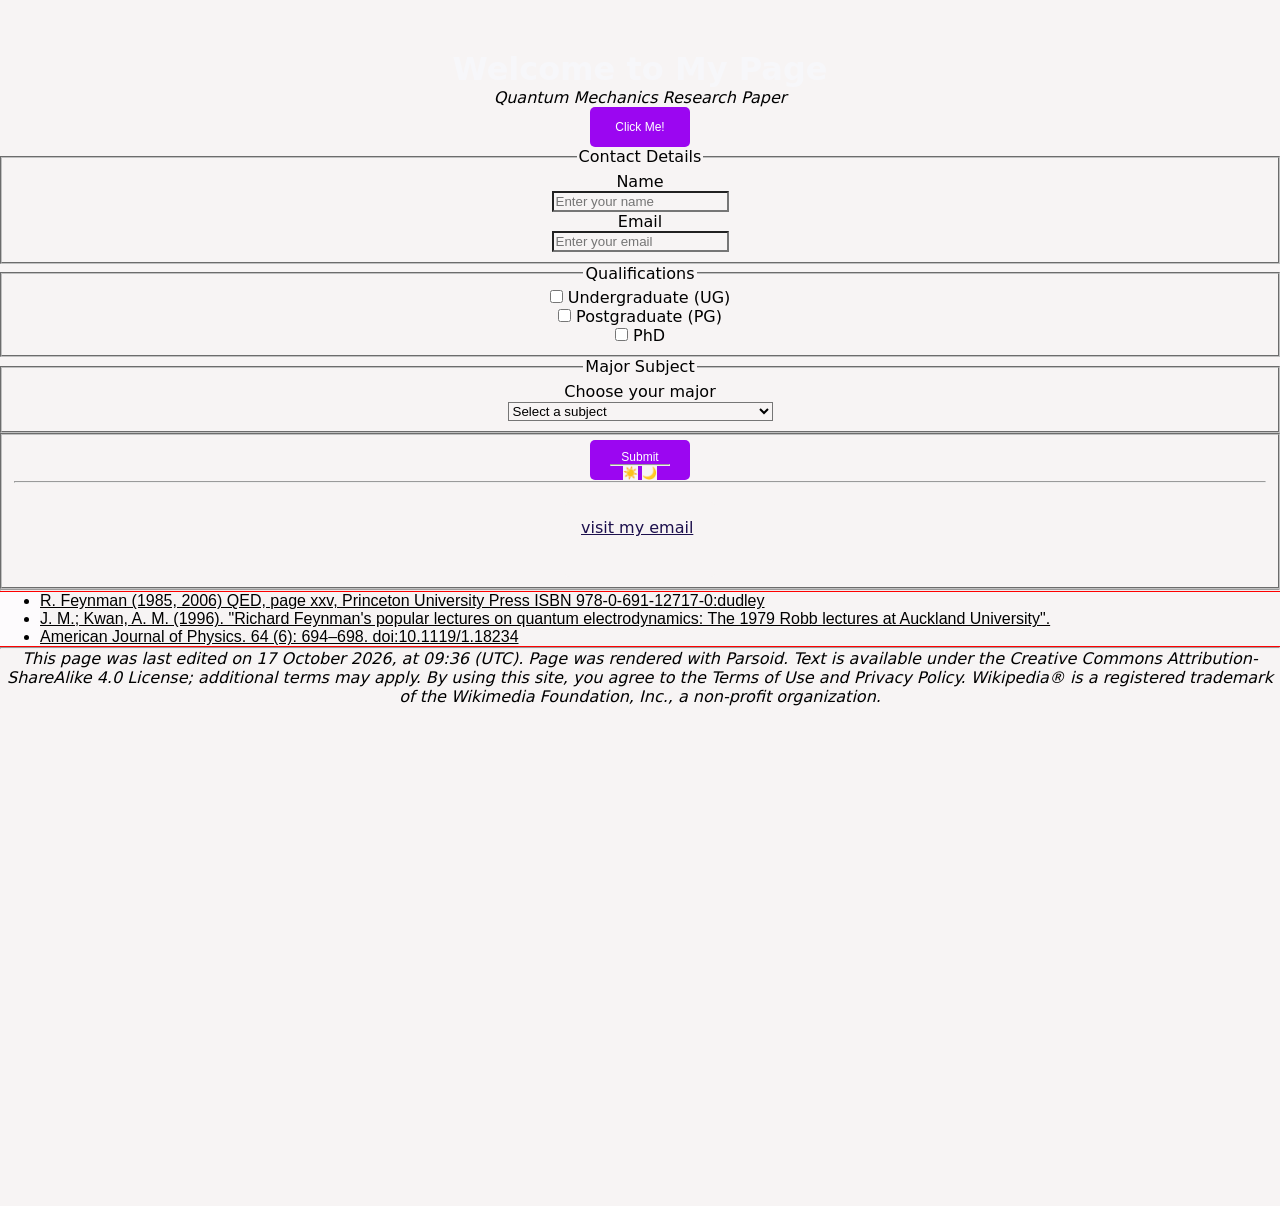
<file: index.html>
<!DOCTYPE html>
<html lang="en">
  <head>
    <meta charset="UTF-8" />
    <meta name="viewport" content="width=device-width, initial-scale=1.0" />
    <title>Quantum Mechanics Research</title>
    <link rel="stylesheet" href="style.css" />
  </head>
  <body>
    <header>
      <h1>Welcome to My Page</h1>
      <p class="p1"><em>Quantum Mechanics Research Paper</em></p>
      <button type="button" id="alertButton">Click Me!</button>
    </header>

    <main>
      <form action="/action.php" method="post">
        <fieldset>
          <legend>Contact Details</legend>

          <p>
            <label for="name">Name</label><br />
            <input
              type="text"
              id="name"
              name="name"
              placeholder="Enter your name"
              required
            />
          </p>

          <p>
            <label for="email">Email</label><br />
            <input
              type="email"
              id="email"
              name="email"
              placeholder="Enter your email"
              required
            />
          </p>
        </fieldset>

        <fieldset>
          <legend>Qualifications</legend>

          <p>
            <label for="ug">
              <input
                type="checkbox"
                id="ug"
                name="qualifications[]"
                value="UG"
              />
              Undergraduate (UG)
            </label>
          </p>

          <p>
            <label for="pg">
              <input
                type="checkbox"
                id="pg"
                name="qualifications[]"
                value="PG"
              />
              Postgraduate (PG)
            </label>
          </p>

          <p>
            <label for="phd">
              <input
                type="checkbox"
                id="phd"
                name="qualifications[]"
                value="PhD"
              />
              PhD
            </label>
          </p>
        </fieldset>

        <fieldset>
          <legend>Major Subject</legend>

          <p>
            <label for="major">Choose your major</label><br />
            <select id="major" name="major" required>
              <option value="" disabled selected>Select a subject</option>
              <option value="cs">Computer Science (BCA / MCA / B.Tech)</option>
              <option value="physics">Quantum Mechanics</option>
              <option value="mathematics">Mathematics</option>
              <option value="chemistry">Chemistry</option>
            </select>
          </p>
        </fieldset>
          <fieldset>
        <p><button type="submit" id="theme-toggle" class="theme-toggle"
           aria-label="Toggle dark/light mode">Submit <hr>
        <span class="icon sun">☀️</span>
         <span class="icon moon">🌙</span>
        </button>

        </p>
        <hr><br>
        <span>
        <a href="mailto:kkhan553777@gmial.com" id="ns-link">visit my email</a>
        </span>
         </form>
        </main><hr>
        <ul class="mylist"><li>R. Feynman (1985, 2006) QED, page xxv, Princeton University Press ISBN 978-0-691-12717-0:dudley</li>   
        <li>J. M.; Kwan, A. M. (1996). "Richard Feynman's popular lectures on quantum electrodynamics: The 1979 Robb lectures at Auckland University".</li>
       <li>American Journal of Physics. 64 (6): 694–698. doi:10.1119/1.18234</li></ul>

        <hr><footer>
        <p id="footer"><em> This page was last edited on 17 October 2026, at 09:36 (UTC). Page was rendered with Parsoid.
        Text is available under the Creative Commons Attribution-ShareAlike 4.0 License; additional terms may apply.
        By using this site, you agree to the Terms of Use and Privacy Policy. Wikipedia® is a registered trademark of the Wikimedia Foundation, 
        Inc., a non-profit organization.</em></P></footer>
        </fieldset>

    <script src="script.js"></script>
  </body>
</html>
</file>
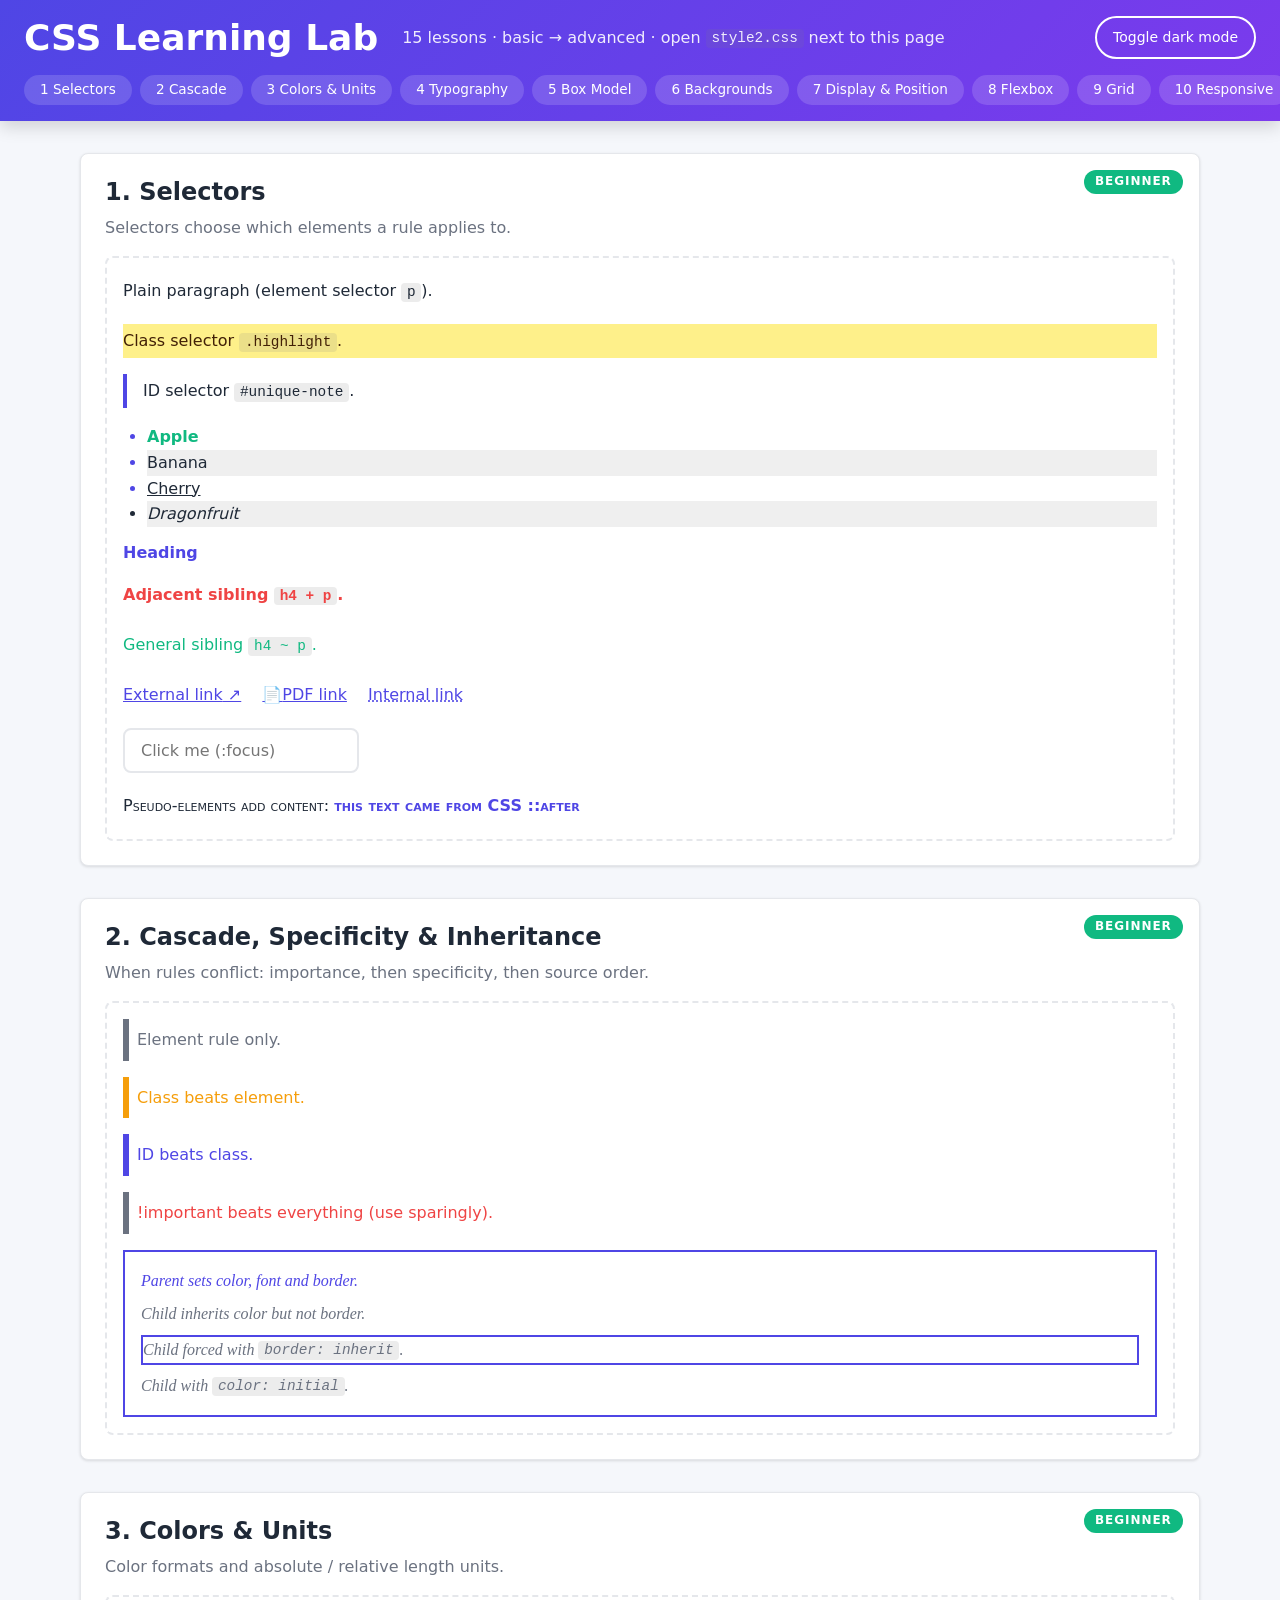
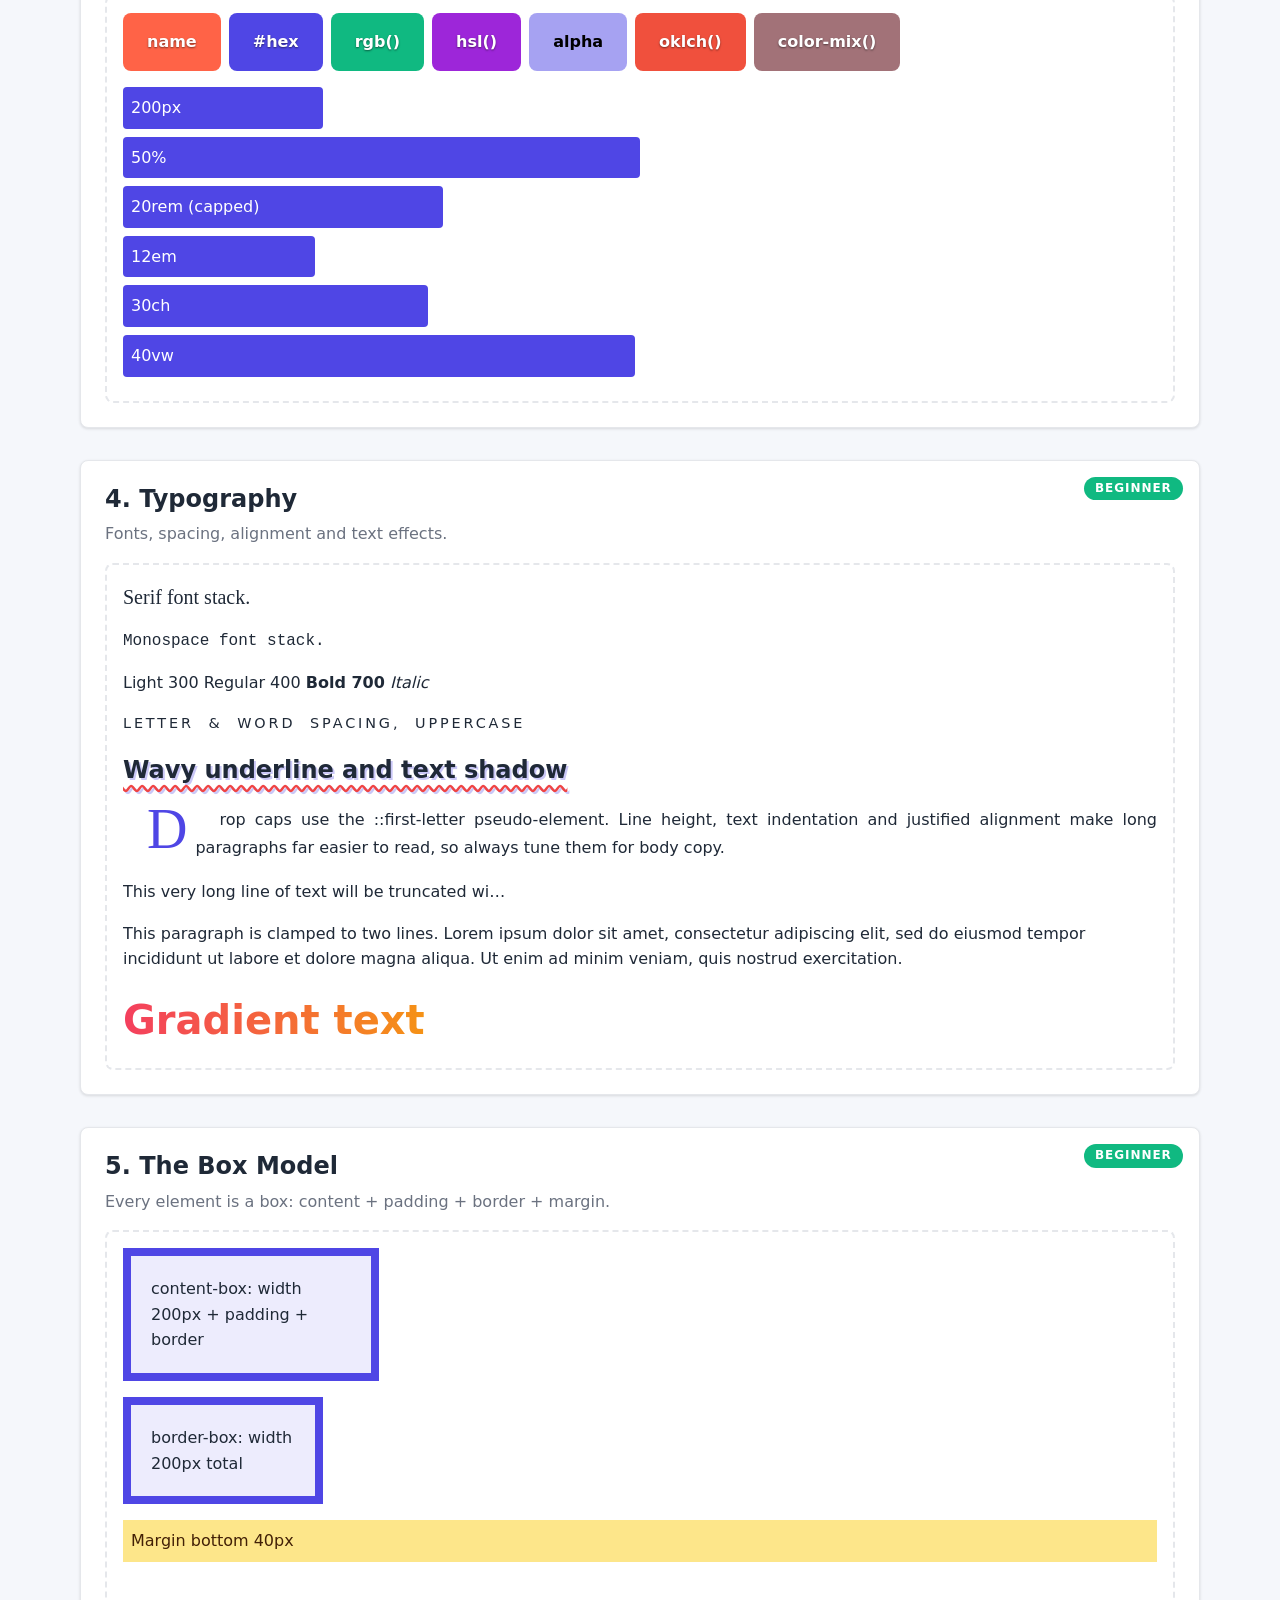
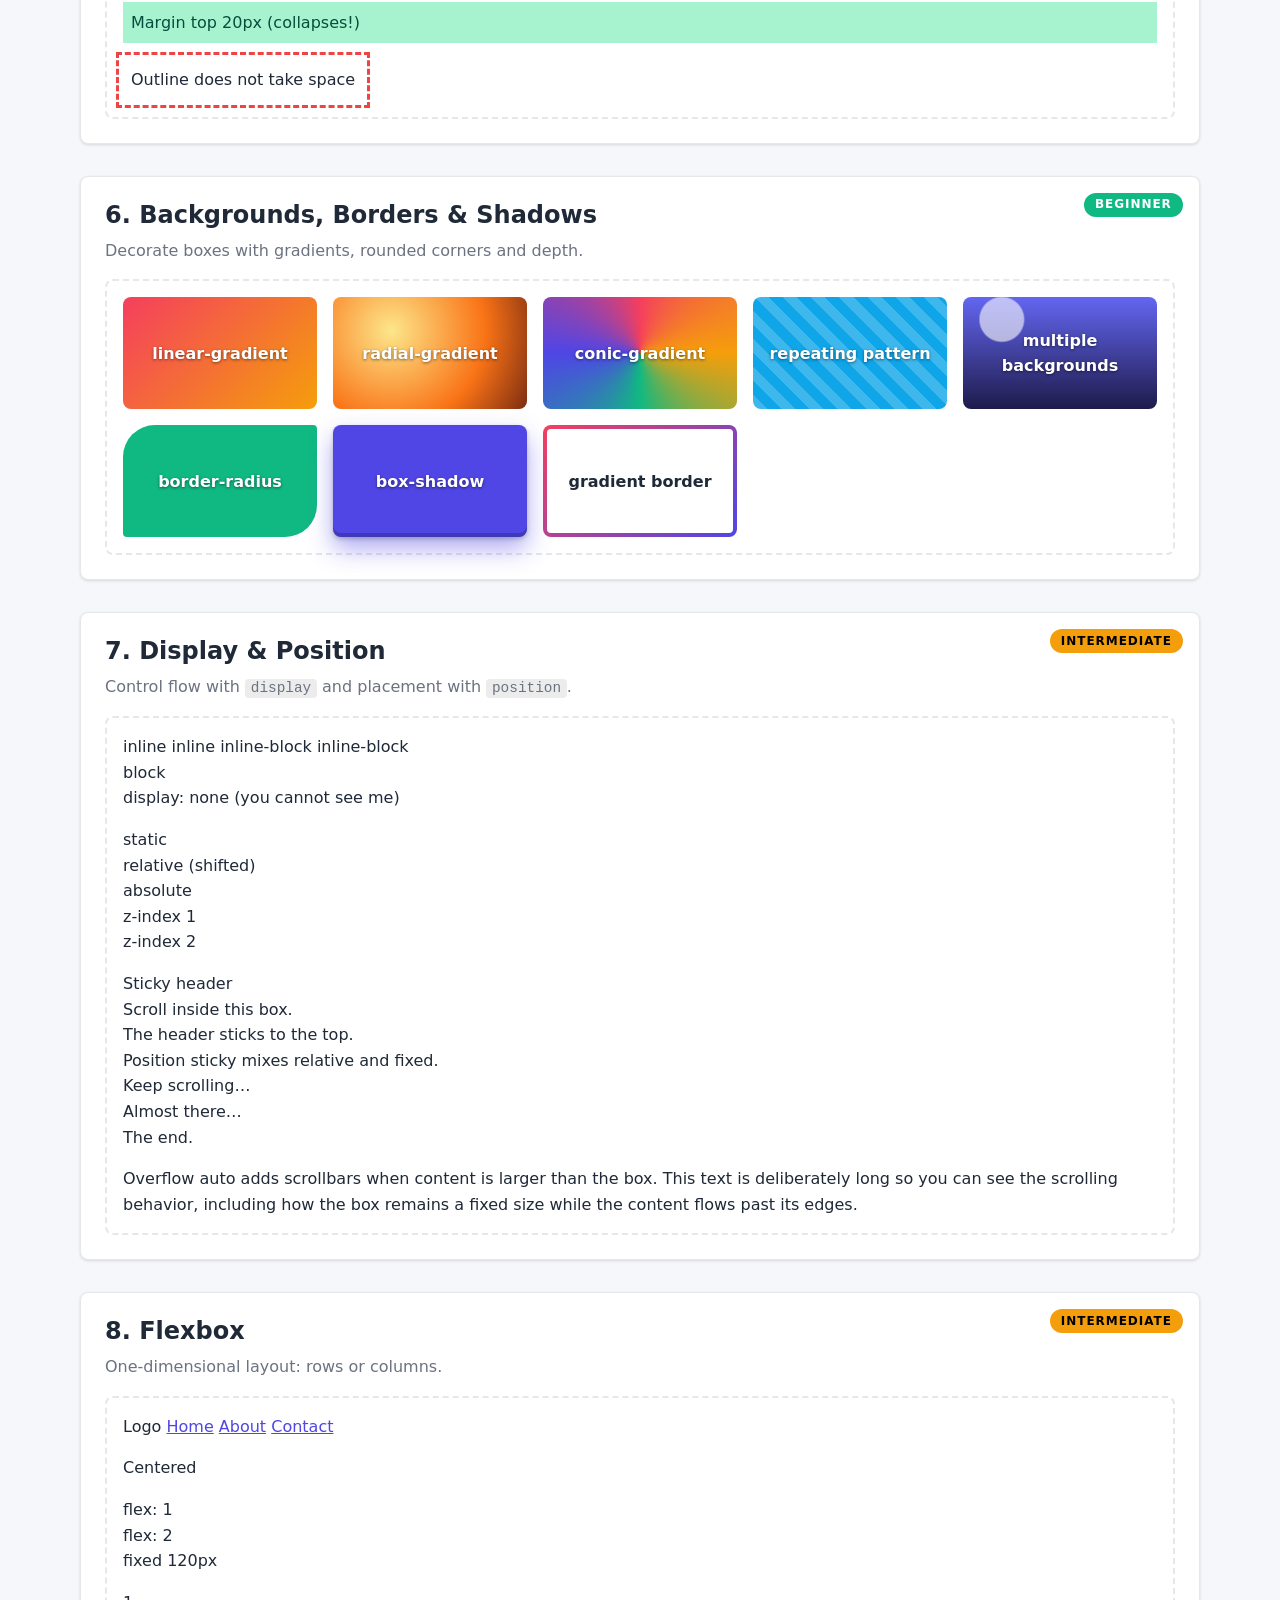
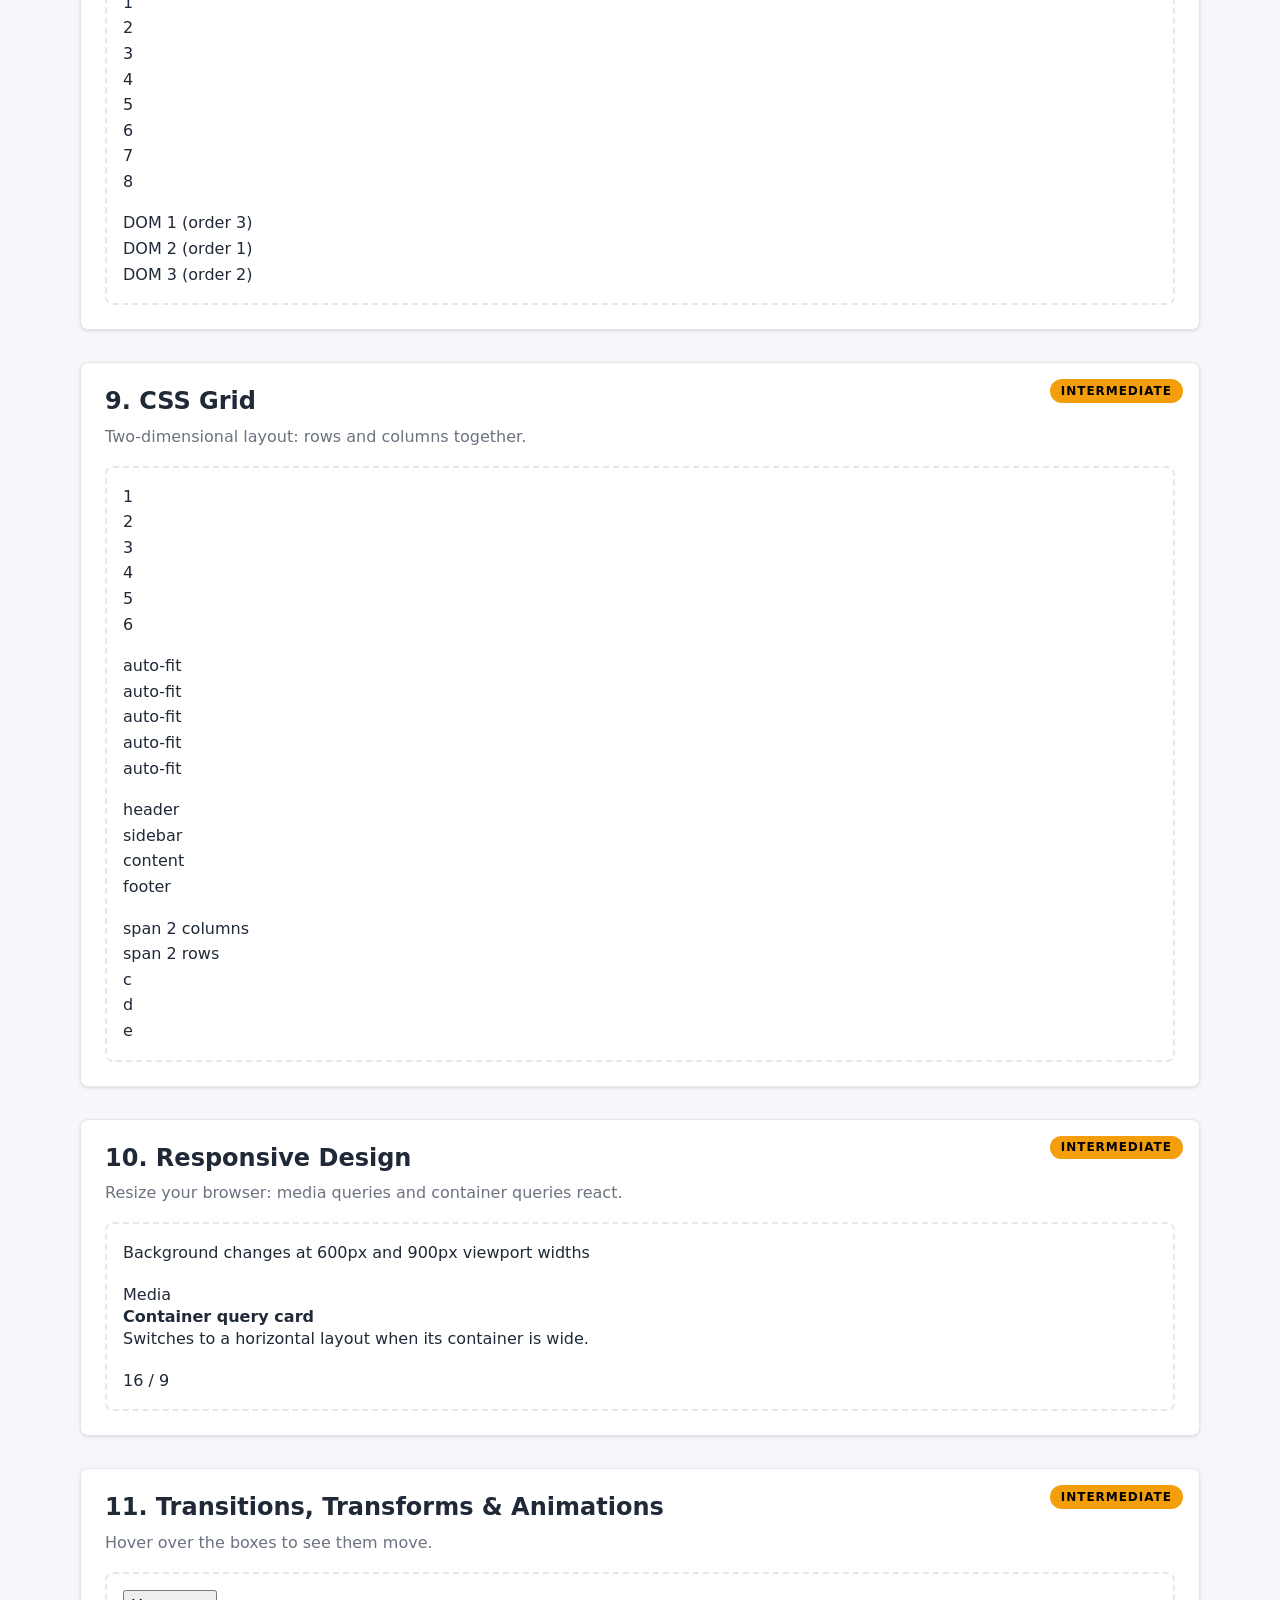
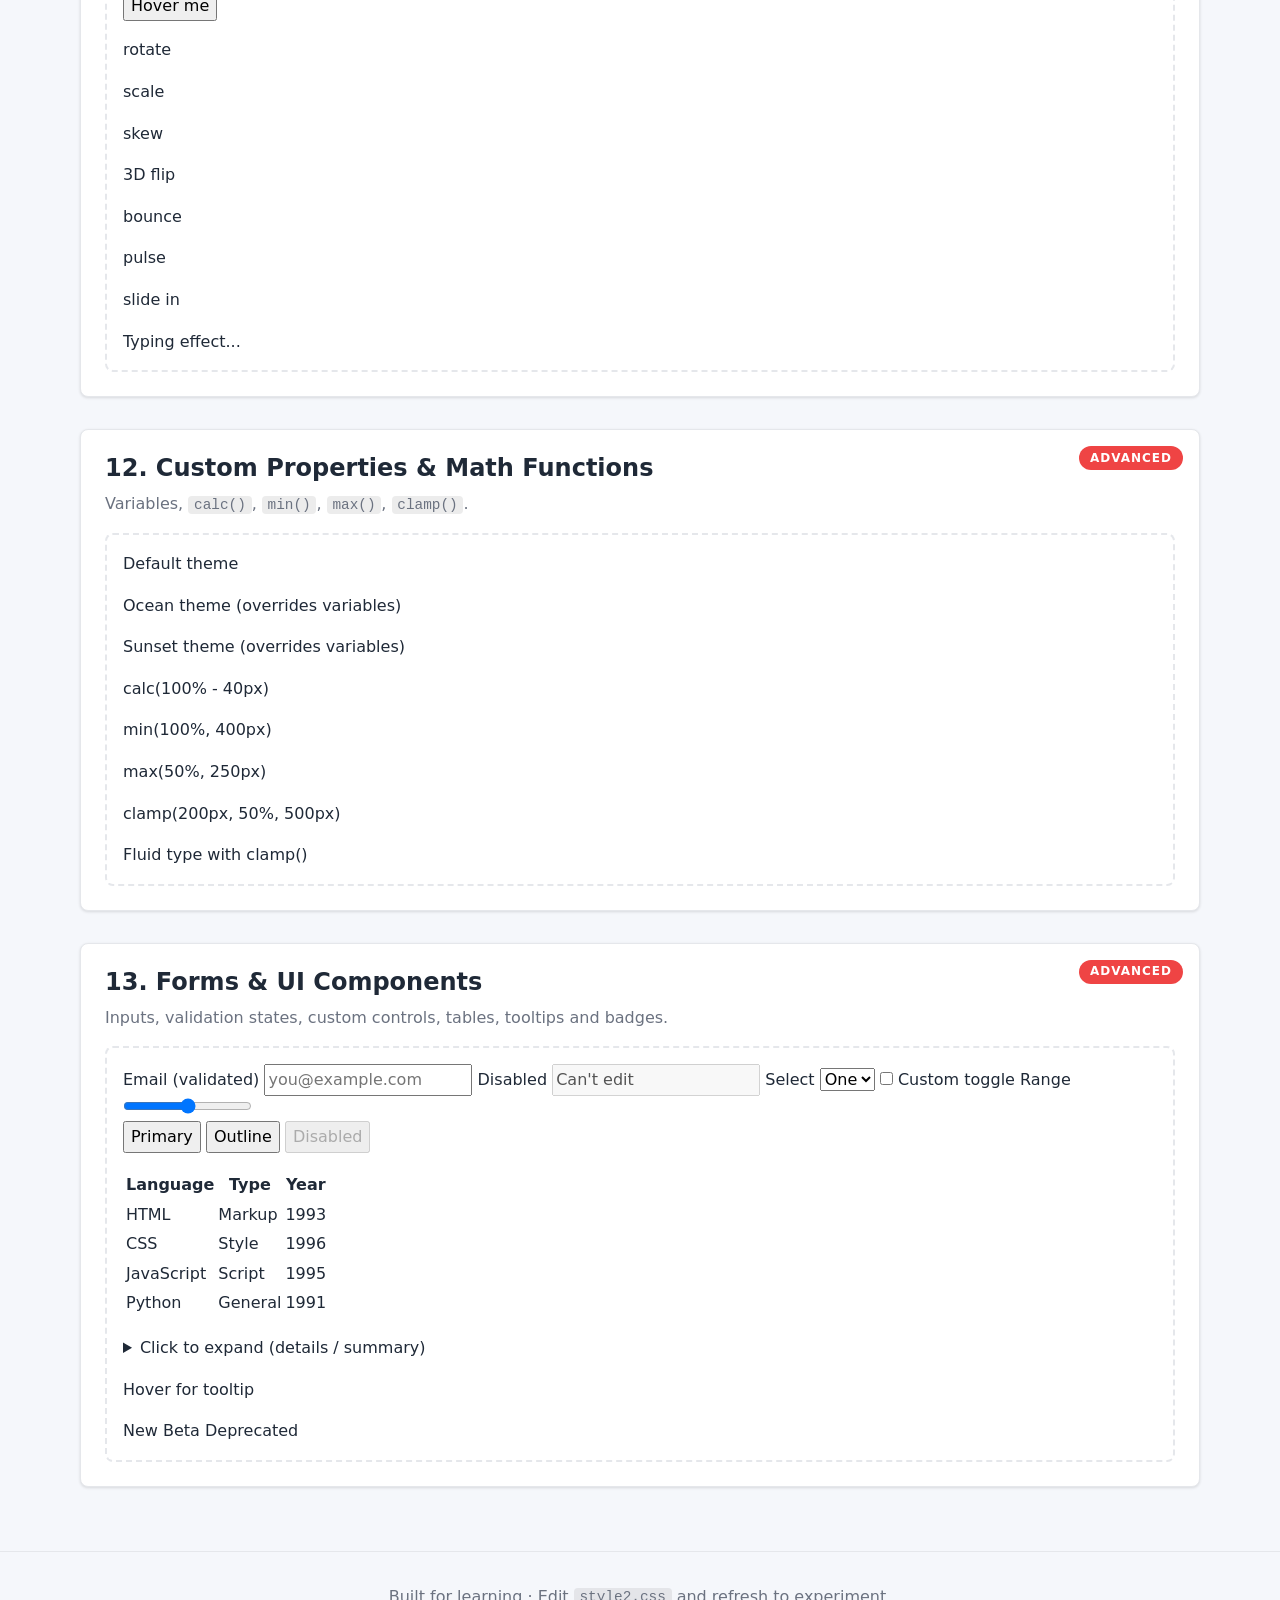
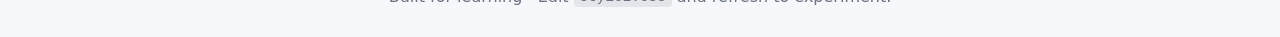
<file: index2.html>
<!DOCTYPE html>
<html lang="en">
  <head>
    <meta charset="UTF-8" />
    <meta name="viewport" content="width=device-width, initial-scale=1.0" />
    <title>CSS Learning Lab - From Basic to Advanced</title>
    <!-- Only style2.css is connected to this page -->
    <link rel="stylesheet" href="style2.css" />
  </head>
  <body>
    <!-- CSS-only dark mode switch (Lesson 14 explains :has()) -->
    <input type="checkbox" id="theme-switch" class="visually-hidden" />

    <a class="skip-link" href="#main">Skip to content</a>

    <header class="site-header">
      <div class="site-header__inner">
        <h1>CSS Learning Lab</h1>
        <p class="tagline">15 lessons &middot; basic &rarr; advanced &middot; open <code>style2.css</code> next to this page</p>
        <label for="theme-switch" class="theme-label">Toggle dark mode</label>
      </div>
      <nav class="toc" aria-label="Lessons">
        <ul>
          <li><a href="#l1">1 Selectors</a></li>
          <li><a href="#l2">2 Cascade</a></li>
          <li><a href="#l3">3 Colors &amp; Units</a></li>
          <li><a href="#l4">4 Typography</a></li>
          <li><a href="#l5">5 Box Model</a></li>
          <li><a href="#l6">6 Backgrounds</a></li>
          <li><a href="#l7">7 Display &amp; Position</a></li>
          <li><a href="#l8">8 Flexbox</a></li>
          <li><a href="#l9">9 Grid</a></li>
          <li><a href="#l10">10 Responsive</a></li>
          <li><a href="#l11">11 Animation</a></li>
          <li><a href="#l12">12 Variables</a></li>
          <li><a href="#l13">13 Forms &amp; UI</a></li>
          <li><a href="#l14">14 Modern CSS</a></li>
          <li><a href="#l15">15 Effects</a></li>
        </ul>
      </nav>
    </header>

    <main id="main">
      <!-- ============ LESSON 1 ============ -->
      <section class="lesson" id="l1" data-level="beginner">
        <h2>1. Selectors</h2>
        <p class="lead">Selectors choose which elements a rule applies to.</p>
        <div class="demo selectors-demo">
          <p>Plain paragraph (element selector <code>p</code>).</p>
          <p class="highlight">Class selector <code>.highlight</code>.</p>
          <p id="unique-note">ID selector <code>#unique-note</code>.</p>
          <ul class="fruit-list">
            <li>Apple</li>
            <li>Banana</li>
            <li>Cherry</li>
            <li>Dragonfruit</li>
          </ul>
          <h4>Heading</h4>
          <p class="after-heading">Adjacent sibling <code>h4 + p</code>.</p>
          <p class="later-sibling">General sibling <code>h4 ~ p</code>.</p>
          <p>
            <a href="https://example.com" target="_blank" rel="noopener">External link</a>
            <a href="guide.pdf">PDF link</a>
            <a href="#l1">Internal link</a>
          </p>
          <input type="text" class="focus-input" placeholder="Click me (:focus)" />
          <p class="has-pseudo">Pseudo-elements add content: </p>
        </div>
      </section>

      <!-- ============ LESSON 2 ============ -->
      <section class="lesson" id="l2" data-level="beginner">
        <h2>2. Cascade, Specificity &amp; Inheritance</h2>
        <p class="lead">When rules conflict: importance, then specificity, then source order.</p>
        <div class="demo cascade-demo">
          <p class="spec">Element rule only.</p>
          <p class="spec spec-class">Class beats element.</p>
          <p class="spec spec-class" id="spec-id">ID beats class.</p>
          <p class="spec spec-class" id="spec-important">!important beats everything (use sparingly).</p>
          <div class="inherit-parent">
            Parent sets color, font and border.
            <p class="inherit-child">Child inherits <em>color</em> but not <em>border</em>.</p>
            <p class="inherit-child inherit-forced">Child forced with <code>border: inherit</code>.</p>
            <p class="inherit-child inherit-reset">Child with <code>color: initial</code>.</p>
          </div>
        </div>
      </section>

      <!-- ============ LESSON 3 ============ -->
      <section class="lesson" id="l3" data-level="beginner">
        <h2>3. Colors &amp; Units</h2>
        <p class="lead">Color formats and absolute / relative length units.</p>
        <div class="demo">
          <div class="swatches">
            <span class="swatch swatch-name">name</span>
            <span class="swatch swatch-hex">#hex</span>
            <span class="swatch swatch-rgb">rgb()</span>
            <span class="swatch swatch-hsl">hsl()</span>
            <span class="swatch swatch-alpha">alpha</span>
            <span class="swatch swatch-oklch">oklch()</span>
            <span class="swatch swatch-mix">color-mix()</span>
          </div>
          <div class="units">
            <div class="unit unit-px">200px</div>
            <div class="unit unit-percent">50%</div>
            <div class="unit unit-rem">20rem (capped)</div>
            <div class="unit unit-em">12em</div>
            <div class="unit unit-ch">30ch</div>
            <div class="unit unit-vw">40vw</div>
          </div>
        </div>
      </section>

      <!-- ============ LESSON 4 ============ -->
      <section class="lesson" id="l4" data-level="beginner">
        <h2>4. Typography</h2>
        <p class="lead">Fonts, spacing, alignment and text effects.</p>
        <div class="demo typography-demo">
          <p class="font-serif">Serif font stack.</p>
          <p class="font-mono">Monospace font stack.</p>
          <p class="weights"><span>Light 300</span> <span>Regular 400</span> <span>Bold 700</span> <span>Italic</span></p>
          <p class="spaced">Letter &amp; word spacing, uppercase</p>
          <p class="decorated">Wavy underline and text shadow</p>
          <p class="drop-cap">Drop caps use the ::first-letter pseudo-element. Line height, text indentation and justified alignment make long paragraphs far easier to read, so always tune them for body copy.</p>
          <p class="ellipsis">This very long line of text will be truncated with an ellipsis because it does not fit inside its box.</p>
          <p class="clamp-lines">This paragraph is clamped to two lines. Lorem ipsum dolor sit amet, consectetur adipiscing elit, sed do eiusmod tempor incididunt ut labore et dolore magna aliqua. Ut enim ad minim veniam, quis nostrud exercitation.</p>
          <p class="gradient-text">Gradient text</p>
        </div>
      </section>

      <!-- ============ LESSON 5 ============ -->
      <section class="lesson" id="l5" data-level="beginner">
        <h2>5. The Box Model</h2>
        <p class="lead">Every element is a box: content + padding + border + margin.</p>
        <div class="demo box-demo">
          <div class="box content-box">content-box: width 200px + padding + border</div>
          <div class="box border-box">border-box: width 200px total</div>
          <div class="margin-row">
            <div class="margin-a">Margin bottom 40px</div>
            <div class="margin-b">Margin top 20px (collapses!)</div>
          </div>
          <div class="outline-box">Outline does not take space</div>
        </div>
      </section>

      <!-- ============ LESSON 6 ============ -->
      <section class="lesson" id="l6" data-level="beginner">
        <h2>6. Backgrounds, Borders &amp; Shadows</h2>
        <p class="lead">Decorate boxes with gradients, rounded corners and depth.</p>
        <div class="demo bg-demo">
          <div class="bg-card bg-linear">linear-gradient</div>
          <div class="bg-card bg-radial">radial-gradient</div>
          <div class="bg-card bg-conic">conic-gradient</div>
          <div class="bg-card bg-pattern">repeating pattern</div>
          <div class="bg-card bg-multi">multiple backgrounds</div>
          <div class="bg-card bg-radius">border-radius</div>
          <div class="bg-card bg-shadow">box-shadow</div>
          <div class="bg-card bg-border">gradient border</div>
        </div>
      </section>

      <!-- ============ LESSON 7 ============ -->
      <section class="lesson" id="l7" data-level="intermediate">
        <h2>7. Display &amp; Position</h2>
        <p class="lead">Control flow with <code>display</code> and placement with <code>position</code>.</p>
        <div class="demo display-demo">
          <div class="display-row">
            <span class="d-inline">inline</span>
            <span class="d-inline">inline</span>
            <span class="d-inline-block">inline-block</span>
            <span class="d-inline-block">inline-block</span>
            <div class="d-block">block</div>
            <div class="d-none">display: none (you cannot see me)</div>
          </div>
          <div class="position-stage">
            <div class="pos-static">static</div>
            <div class="pos-relative">relative (shifted)</div>
            <div class="pos-absolute">absolute</div>
            <div class="pos-z pos-z-1">z-index 1</div>
            <div class="pos-z pos-z-2">z-index 2</div>
          </div>
          <div class="sticky-scroller">
            <div class="sticky-header">Sticky header</div>
            <p>Scroll inside this box.</p>
            <p>The header sticks to the top.</p>
            <p>Position sticky mixes relative and fixed.</p>
            <p>Keep scrolling&hellip;</p>
            <p>Almost there&hellip;</p>
            <p>The end.</p>
          </div>
          <div class="overflow-demo">
            <p>Overflow auto adds scrollbars when content is larger than the box. This text is deliberately long so you can see the scrolling behavior, including how the box remains a fixed size while the content flows past its edges.</p>
          </div>
        </div>
      </section>

      <!-- ============ LESSON 8 ============ -->
      <section class="lesson" id="l8" data-level="intermediate">
        <h2>8. Flexbox</h2>
        <p class="lead">One-dimensional layout: rows or columns.</p>
        <div class="demo">
          <div class="flex-nav">
            <span class="flex-logo">Logo</span>
            <a href="#l8">Home</a>
            <a href="#l8">About</a>
            <a href="#l8" class="flex-push">Contact</a>
          </div>
          <div class="flex-center"><div>Centered</div></div>
          <div class="flex-grow-row">
            <div class="fg fg-1">flex: 1</div>
            <div class="fg fg-2">flex: 2</div>
            <div class="fg fg-fixed">fixed 120px</div>
          </div>
          <div class="flex-wrap-row">
            <div>1</div><div>2</div><div>3</div><div>4</div><div>5</div><div>6</div><div>7</div><div>8</div>
          </div>
          <div class="flex-order-row">
            <div class="o-3">DOM 1 (order 3)</div>
            <div class="o-1">DOM 2 (order 1)</div>
            <div class="o-2">DOM 3 (order 2)</div>
          </div>
        </div>
      </section>

      <!-- ============ LESSON 9 ============ -->
      <section class="lesson" id="l9" data-level="intermediate">
        <h2>9. CSS Grid</h2>
        <p class="lead">Two-dimensional layout: rows and columns together.</p>
        <div class="demo">
          <div class="grid-basic">
            <div>1</div><div>2</div><div>3</div><div>4</div><div>5</div><div>6</div>
          </div>
          <div class="grid-auto">
            <div>auto-fit</div><div>auto-fit</div><div>auto-fit</div><div>auto-fit</div><div>auto-fit</div>
          </div>
          <div class="grid-areas">
            <div class="ga-header">header</div>
            <div class="ga-sidebar">sidebar</div>
            <div class="ga-content">content</div>
            <div class="ga-footer">footer</div>
          </div>
          <div class="grid-span">
            <div class="gs-wide">span 2 columns</div>
            <div class="gs-tall">span 2 rows</div>
            <div>c</div><div>d</div><div>e</div>
          </div>
        </div>
      </section>

      <!-- ============ LESSON 10 ============ -->
      <section class="lesson" id="l10" data-level="intermediate">
        <h2>10. Responsive Design</h2>
        <p class="lead">Resize your browser: media queries and container queries react.</p>
        <div class="demo">
          <div class="responsive-banner">Background changes at 600px and 900px viewport widths</div>
          <div class="container-wrap">
            <article class="rcard">
              <div class="rcard__media">Media</div>
              <div class="rcard__body">
                <h4>Container query card</h4>
                <p>Switches to a horizontal layout when its container is wide.</p>
              </div>
            </article>
          </div>
          <div class="ratio-box">16 / 9</div>
        </div>
      </section>

      <!-- ============ LESSON 11 ============ -->
      <section class="lesson" id="l11" data-level="intermediate">
        <h2>11. Transitions, Transforms &amp; Animations</h2>
        <p class="lead">Hover over the boxes to see them move.</p>
        <div class="demo anim-demo">
          <button type="button" class="t-button">Hover me</button>
          <div class="t-box t-rotate">rotate</div>
          <div class="t-box t-scale">scale</div>
          <div class="t-box t-skew">skew</div>
          <div class="t-scene"><div class="t-box t-3d">3D flip</div></div>
          <div class="a-spinner" role="img" aria-label="Loading"></div>
          <div class="a-bounce">bounce</div>
          <div class="a-pulse">pulse</div>
          <div class="a-slide">slide in</div>
          <div class="a-typing">Typing effect...</div>
        </div>
      </section>

      <!-- ============ LESSON 12 ============ -->
      <section class="lesson" id="l12" data-level="advanced">
        <h2>12. Custom Properties &amp; Math Functions</h2>
        <p class="lead">Variables, <code>calc()</code>, <code>min()</code>, <code>max()</code>, <code>clamp()</code>.</p>
        <div class="demo">
          <div class="theme-chip chip-default">Default theme</div>
          <div class="theme-chip chip-ocean">Ocean theme (overrides variables)</div>
          <div class="theme-chip chip-sunset">Sunset theme (overrides variables)</div>
          <div class="math-box math-calc">calc(100% - 40px)</div>
          <div class="math-box math-min">min(100%, 400px)</div>
          <div class="math-box math-max">max(50%, 250px)</div>
          <div class="math-box math-clamp">clamp(200px, 50%, 500px)</div>
          <p class="fluid-text">Fluid type with clamp()</p>
        </div>
      </section>

      <!-- ============ LESSON 13 ============ -->
      <section class="lesson" id="l13" data-level="advanced">
        <h2>13. Forms &amp; UI Components</h2>
        <p class="lead">Inputs, validation states, custom controls, tables, tooltips and badges.</p>
        <div class="demo ui-demo">
          <form class="ui-form" onsubmit="return false">
            <label class="field">
              <span>Email (validated)</span>
              <input type="email" placeholder="you@example.com" required />
            </label>
            <label class="field">
              <span>Disabled</span>
              <input type="text" value="Can't edit" disabled />
            </label>
            <label class="field">
              <span>Select</span>
              <select><option>One</option><option>Two</option></select>
            </label>
            <label class="switch">
              <input type="checkbox" />
              <span class="switch__track"></span>
              Custom toggle
            </label>
            <label class="field">
              <span>Range</span>
              <input type="range" />
            </label>
            <div class="btn-row">
              <button type="button" class="btn btn-primary">Primary</button>
              <button type="button" class="btn btn-outline">Outline</button>
              <button type="button" class="btn btn-ghost" disabled>Disabled</button>
            </div>
          </form>
          <table class="ui-table">
            <thead><tr><th>Language</th><th>Type</th><th>Year</th></tr></thead>
            <tbody>
              <tr><td>HTML</td><td>Markup</td><td>1993</td></tr>
              <tr><td>CSS</td><td>Style</td><td>1996</td></tr>
              <tr><td>JavaScript</td><td>Script</td><td>1995</td></tr>
              <tr><td>Python</td><td>General</td><td>1991</td></tr>
            </tbody>
          </table>
          <details class="ui-details">
            <summary>Click to expand (details / summary)</summary>
            <p>Hidden content styled with CSS only.</p>
          </details>
          <p><span class="tooltip" tabindex="0" data-tip="I come from attr()!">Hover for tooltip</span></p>
          <p><span class="badge">New</span> <span class="badge badge-warn">Beta</span> <span class="badge badge-danger">Deprecated</span></p>
        </div>
      </section>

      <!--@@NEXT@@-->
    </main>

    <footer class="site-footer">
      <p>Built for learning &middot; Edit <code>style2.css</code> and refresh to experiment.</p>
    </footer>
  </body>
</html>
</file>
<file: style.css>
/* Basic styling for our page */
@layer reset, base;

/* @property registers a typed custom property so it can be ANIMATED. */

@property --angle{          /* missing space after @property */
  syntax:"<angle>"         /* value must be a quoted string */
  inherits false;        /* OK, but needs semicolon (has it) */
  initial: value 0odeg;  /* wrong property name + typo "0odeg" */
}

:root {
  --color-bg: #f5eded;   /* hex */
  --color-surface:rgb(5, 4, 4);
  --color-text:magenta;
  --color-primary:rgb(236, 224, 224);
  --color-primary-dark:magenta;

  --space-1:0.25rem;
  --space-2:0.5rem;
  --space-3:1rem;

  --radius:0.5rem;
  --shadow-sm:black;
}

:root:has(#theme-switch:checked){
   --color-bg: #070707;   /* hex */
  --color-surface:rgb(5, 4, 4);
  --color-text:magenta;
  --color-muted:var(--color-muted);
}

@layer reset{
  *,
  *::before,
  *::after{
  box-sizing : border-box;
}
}

*{
  
  background-color: #f7f4f4;
  margin:0;
}
html{
  scroll-behavior: smooth;
  overflow-y: auto;
  scroll-padding: 8rem;
  -webkit-text-size-adjust: 100%;
}

/* Style the body */
body {
  font-family: system-ui, -apple-system, BlinkMacSystemFont, 'Segoe UI', Roboto, Oxygen, Ubuntu, Cantarell, 'Open Sans', 'Helvetica Neue', sans-serif; /* Font used for text */
  text-align: center; /* Center everything horizontally */
  margin-top: 50px; /* Add space at the top */
  padding-bottom: 500px;
}

/* Style the heading */
h1 {
  color: #f7f7fa; 
}

/*SELECTING LIST THROUGH CLASS ATTRIBUTE*/
.mylist{
  font-family: 'Segoe UI', Tahoma, Geneva, Verdana, sans-serif;
  font-weight: lighter;
  text-align: left;
  text-decoration: underline;
}

/*STRUCTURAL PSUEDO-CLASSES*/

.mylist:nth-child(n) {  /*FORMULAE: an+b| n - selected all */
  background-color:  #fdfbfd;
  border-top: 1px solid red;
  border-bottom: 1px solid red;
 
}

/*SELECTING PARA THROUGH ID ATTRIBUTE*/
#footer{
  font-family: system-ui, -apple-system, BlinkMacSystemFont, 'Segoe UI', Roboto, Oxygen, Ubuntu, Cantarell, 'Open Sans', 'Helvetica Neue', sans-serif;
  color: #000000;
  font-weight: lighter;
}

/* Style the button */
button {
  padding: 10px 20px; /* Space inside the button */
  font-size: 16px; /* Text size */
  background-color: #9b06f1; 
  color: white; /* White text */
  width: 100px;
  height: 40px;
  font-size: 12px;
  border: none; /* No border */
  border-radius: 5px; /* Rounded corners */
  cursor: pointer; /* Pointer cursor on hover */
  #alertButton {
  display: inline-flex;
  align-items: center;
  justify-content: center;
  width: 220px;
  height: 32px;
  padding: 0;
}

}

/* Button hover effect */
button:hover {
  background-color: #03530e; 
}
button:link{
color: #1d05f5;
}

/*LINK PSUEDO CLASSES/ELEMENT EFFECT */

#ns-link{ 
   /*FIRST I HAVE TO LEARN BOX-MODEL */
border-radius: 4px;
  padding: 16px 16px;
  width:150px;
  height:75px;
  text-align: center;
  display: inline-flex;
  text-decoration: underline;
} 
/*INTERACTIVE PSUEDO CLASSES*/
#ns-link:hover{
  color: #070707;
}

#ns-link:link{
  color:#1d104d;
}

#ns-link:focus{
  background-color: rgb(42, 151, 115);
}

#ns-link:active{
  border: 2px solid green;
}
</file>
<file: style2.css>
/* ==========================================================================
   style2.css - CSS LEARNING LAB (standalone, used only by index2.html)
   --------------------------------------------------------------------------
   Table of contents
     00. Cascade layers & custom properties (design tokens)
     01. Reset / base & page chrome
     02. Selectors
     03. Cascade, specificity & inheritance
     04. Colors & units
     05. Typography
     06. Box model
     07. Backgrounds, borders & shadows
     08. Display & position
     09. Flexbox
     10. Grid
     11. Responsive design (media + container queries)
     12. Transitions, transforms & animations
     13. Custom properties & math functions
     14. Forms & UI components
     15. Modern CSS (:is, :where, :has, nesting, @layer, @supports, @property)
     16. Advanced effects (filters, clip-path, blend, snap, counters, mask)
     17. Accessibility & user preferences
   ========================================================================== */

/* ==========================================================================
   00. CASCADE LAYERS & CUSTOM PROPERTIES
   @layer lets you control the cascade order explicitly. Layers listed later
   win over earlier ones, regardless of specificity. Un-layered styles
   (everything below the reset/base layers) beat ALL layers.
   ========================================================================== */
@layer reset, base;

/* @property registers a typed custom property so it can be ANIMATED. */
@property --angle {
  syntax: "<angle>";
  inherits: false;
  initial-value: 0deg;
}

:root {
  /* Design tokens (custom properties) */
  --color-bg: #f5f7fb;
  --color-surface: #ffffff;
  --color-text: #1f2937;
  --color-muted: #6b7280;
  --color-primary: #4f46e5;
  --color-primary-dark: #3730a3;
  --color-accent: #f59e0b;
  --color-success: #10b981;
  --color-danger: #ef4444;
  --color-border: #e5e7eb;

  --space-1: 0.25rem;
  --space-2: 0.5rem;
  --space-3: 1rem;
  --space-4: 1.5rem;
  --space-5: 2rem;

  --radius: 0.5rem;
  --shadow-sm: 0 1px 3px rgb(0 0 0 / 0.12);
  --shadow-md: 0 6px 16px rgb(0 0 0 / 0.15);

  --font-body: system-ui, -apple-system, "Segoe UI", Roboto, sans-serif;
  --font-serif: Georgia, "Times New Roman", serif;
  --font-mono: ui-monospace, "Cascadia Code", Consolas, monospace;
}

/* Dark mode: toggled by the checkbox through :has() - no JavaScript needed */
:root:has(#theme-switch:checked) {
  --color-bg: #0f172a;
  --color-surface: #1e293b;
  --color-text: #e2e8f0;
  --color-muted: #94a3b8;
  --color-border: #334155;
}

/* ==========================================================================
   01. RESET / BASE
   ========================================================================== */
@layer reset {
  *,
  *::before,
  *::after {
    box-sizing: border-box; /* padding & border included in width */
  }

  * {
    margin: 0;
  }

  html {
    scroll-behavior: smooth;
    scroll-padding-top: 8rem;
    -webkit-text-size-adjust: 100%;
  }

  img,
  svg,
  video {
    display: block;
    max-width: 100%;
  }

  input,
  button,
  select,
  textarea {
    font: inherit; /* form controls inherit page typography */
  }
}

@layer base {
  body {
    font-family: var(--font-body);
    font-size: 1rem;
    line-height: 1.6;
    color: var(--color-text);
    background: var(--color-bg);
    transition: background-color 0.3s, color 0.3s;
  }

  h1,
  h2,
  h3,
  h4,
  h5 {
    line-height: 1.2;
    text-wrap: balance;
  }

  a {
    color: var(--color-primary);
  }

  code {
    font-family: var(--font-mono);
    font-size: 0.9em;
    padding: 0.1em 0.4em;
    background: rgb(127 127 127 / 0.15);
    border-radius: 0.25rem;
  }

  ::selection {
    background: var(--color-accent);
    color: #000;
  }
}

/* Utility used by the hidden theme checkbox */
.visually-hidden {
  position: absolute;
  width: 1px;
  height: 1px;
  overflow: hidden;
  clip-path: inset(50%);
  white-space: nowrap;
}

/* Page chrome ------------------------------------------------------------- */
.skip-link {
  position: absolute;
  top: -4rem;
  left: 1rem;
  padding: var(--space-2) var(--space-3);
  background: var(--color-primary);
  color: #fff;
  border-radius: var(--radius);
  z-index: 100;
}

.skip-link:focus {
  top: 1rem;
}

.site-header {
  background: linear-gradient(135deg, var(--color-primary), #7c3aed);
  color: #fff;
  position: sticky;
  top: 0;
  z-index: 50;
  box-shadow: var(--shadow-md);
}

.site-header__inner {
  display: flex;
  flex-wrap: wrap;
  align-items: center;
  gap: var(--space-2) var(--space-4);
  padding: var(--space-3) var(--space-4);
}

.site-header h1 {
  font-size: clamp(1.5rem, 4vw, 2.25rem);
}

.tagline {
  flex: 1 1 18rem;
  opacity: 0.9;
}

.theme-label {
  cursor: pointer;
  padding: var(--space-2) var(--space-3);
  border: 2px solid currentColor;
  border-radius: 999px;
  font-size: 0.875rem;
  user-select: none;
  transition: background-color 0.2s, color 0.2s;
}

.theme-label:hover {
  background: #fff;
  color: var(--color-primary);
}

/* Keyboard focus ring when the hidden checkbox is focused (general sibling ~) */
#theme-switch:focus-visible ~ .site-header .theme-label {
  outline: 3px solid var(--color-accent);
  outline-offset: 2px;
}

.toc ul {
  display: flex;
  gap: var(--space-2);
  padding: 0 var(--space-4) var(--space-3);
  list-style: none;
  overflow-x: auto;
  scrollbar-width: thin;
}

.toc a {
  display: block;
  white-space: nowrap;
  padding: var(--space-1) var(--space-3);
  background: rgb(255 255 255 / 0.15);
  color: #fff;
  text-decoration: none;
  border-radius: 999px;
  font-size: 0.85rem;
  transition: background-color 0.2s;
}

.toc a:hover,
.toc a:focus-visible {
  background: rgb(255 255 255 / 0.35);
}

main {
  width: min(100% - 2rem, 70rem); /* centered container using min() */
  margin-inline: auto;
  padding-block: var(--space-5);
}

.site-footer {
  text-align: center;
  padding: var(--space-5) var(--space-3);
  color: var(--color-muted);
  border-top: 1px solid var(--color-border);
}

/* Lesson wrapper ---------------------------------------------------------- */
.lesson {
  background: var(--color-surface);
  border: 1px solid var(--color-border);
  border-radius: var(--radius);
  box-shadow: var(--shadow-sm);
  padding: var(--space-4);
  margin-bottom: var(--space-5);
  position: relative;
  transition: background-color 0.3s, border-color 0.3s;
}

/* attr() + generated content: level badges */
.lesson::before {
  content: attr(data-level);
  position: absolute;
  top: var(--space-3);
  right: var(--space-3);
  padding: 0.15rem 0.7rem;
  font-size: 0.75rem;
  font-weight: 700;
  text-transform: uppercase;
  letter-spacing: 0.08em;
  border-radius: 999px;
  color: #fff;
}

.lesson[data-level="beginner"]::before {
  background: var(--color-success);
}

.lesson[data-level="intermediate"]::before {
  background: var(--color-accent);
  color: #000;
}

.lesson[data-level="advanced"]::before {
  background: var(--color-danger);
}

.lesson h2 {
  font-size: 1.5rem;
  padding-right: 8rem; /* keep clear of the level badge */
  margin-bottom: var(--space-2);
}

.lead {
  color: var(--color-muted);
  margin-bottom: var(--space-3);
}

.demo {
  padding: var(--space-3);
  border: 2px dashed var(--color-border);
  border-radius: var(--radius);
}

.demo > * + * {
  margin-top: var(--space-3); /* "lobotomized owl" spacing */
}

/* ==========================================================================
   02. SELECTORS
   ========================================================================== */
/* Element selector */
.selectors-demo p {
  padding: var(--space-1) 0;
}

/* Class selector */
.highlight {
  background: #fef08a;
  color: #422006;
  padding-inline: var(--space-2);
}

/* ID selector */
#unique-note {
  border-left: 4px solid var(--color-primary);
  padding-left: var(--space-3);
}

/* Structural pseudo-classes */
.fruit-list {
  padding-left: var(--space-4);
}

.fruit-list li:first-child {
  font-weight: 700;
  color: var(--color-success);
}

.fruit-list li:last-child {
  font-style: italic;
}

.fruit-list li:nth-child(even) {
  background: rgb(127 127 127 / 0.12);
}

.fruit-list li:nth-child(3n) {
  text-decoration: underline;
}

.fruit-list li:not(:last-child)::marker {
  color: var(--color-primary);
}

/* Combinators: child (>), adjacent (+), general sibling (~) */
.selectors-demo > h4 {
  color: var(--color-primary);
}

h4 + .after-heading {
  color: var(--color-danger);
  font-weight: 700;
}

h4 ~ .later-sibling {
  color: var(--color-success);
}

/* Attribute selectors */
.selectors-demo a {
  margin-right: var(--space-3);
}

.selectors-demo a[target="_blank"]::after {
  content: " \2197"; /* north-east arrow */
}

.selectors-demo a[href$=".pdf"]::before {
  content: "\1F4C4 "; /* page emoji */
}

.selectors-demo a[href^="#"] {
  text-decoration-style: dotted;
}

/* User-action pseudo-classes */
.focus-input {
  padding: var(--space-2) var(--space-3);
  border: 2px solid var(--color-border);
  border-radius: var(--radius);
  background: var(--color-surface);
  color: inherit;
  transition: border-color 0.2s, box-shadow 0.2s;
}

.focus-input:hover {
  border-color: var(--color-muted);
}

.focus-input:focus {
  outline: none;
  border-color: var(--color-primary);
  box-shadow: 0 0 0 4px rgb(79 70 229 / 0.25);
}

/* Pseudo-elements */
.has-pseudo::first-line {
  font-variant: small-caps;
}

.has-pseudo::after {
  content: "this text came from CSS ::after";
  color: var(--color-primary);
  font-weight: 700;
}

/* ==========================================================================
   03. CASCADE, SPECIFICITY & INHERITANCE
   Order of power: !important > inline > #id > .class > element.
   Equal specificity: the LATER rule wins.
   ========================================================================== */
.cascade-demo .spec {
  padding: var(--space-2);
  border-left: 6px solid var(--color-muted);
}

.cascade-demo p {
  color: var(--color-muted); /* specificity 0,1,1 */
}

.cascade-demo .spec-class {
  color: var(--color-accent); /* 0,2,0 - beats the element rule */
  border-left-color: var(--color-accent);
}

#spec-id {
  color: var(--color-primary); /* 1,0,0 - beats classes */
  border-left-color: var(--color-primary);
}

#spec-important {
  border-left-color: var(--color-muted);
  /* !important overrides even the #id rule above */
  color: var(--color-danger) !important;
}

/* Inheritance */
.inherit-parent {
  color: var(--color-primary);
  font-family: var(--font-serif);
  font-style: italic;
  border: 2px solid var(--color-primary);
  padding: var(--space-3);
}

.inherit-child {
  margin-top: var(--space-2);
  /* color + font inherit automatically; border does not */
}

.inherit-forced {
  border: inherit; /* explicitly inherit a non-inherited property */
}

.inherit-reset {
  color: initial; /* back to browser default */
  font-style: unset;
}

/* ==========================================================================
   04. COLORS & UNITS
   ========================================================================== */
.swatches {
  display: flex;
  flex-wrap: wrap;
  gap: var(--space-2);
}

.swatch {
  padding: var(--space-3) var(--space-4);
  color: #fff;
  font-weight: 600;
  border-radius: var(--radius);
  text-shadow: 0 1px 2px rgb(0 0 0 / 0.5);
}

.swatch-name  { background: tomato; }                               /* named */
.swatch-hex   { background: #4f46e5; }                              /* hex */
.swatch-rgb   { background: rgb(16 185 129); }                      /* rgb */
.swatch-hsl   { background: hsl(280 70% 50%); }                     /* hsl */
.swatch-alpha { background: rgb(79 70 229 / 0.5); color: #000; text-shadow: none; } /* alpha */
.swatch-oklch { background: oklch(65% 0.2 30); }                    /* perceptual */
.swatch-mix   { background: color-mix(in srgb, #4f46e5 50%, #f59e0b); } /* mixing */

.units > * {
  background: var(--color-primary);
  color: #fff;
  padding: var(--space-2);
  margin-bottom: var(--space-2);
  border-radius: 0.25rem;
  white-space: nowrap;
  overflow: hidden;
}

.unit-px      { width: 200px; }         /* absolute */
.unit-percent { width: 50%; }           /* % of the parent */
.unit-rem     { width: min(20rem, 100%); } /* relative to root font-size */
.unit-em      { width: min(12em, 100%); }  /* relative to own font-size */
.unit-ch      { width: 30ch; max-width: 100%; } /* width of the "0" glyph */
.unit-vw      { width: 40vw; max-width: 100%; } /* % of viewport width */

/* ==========================================================================
   05. TYPOGRAPHY
   ========================================================================== */
.font-serif { font-family: var(--font-serif); font-size: 1.25rem; }
.font-mono  { font-family: var(--font-mono); }

.weights span:nth-child(1) { font-weight: 300; }
.weights span:nth-child(2) { font-weight: 400; }
.weights span:nth-child(3) { font-weight: 700; }
.weights span:nth-child(4) { font-style: italic; }

.spaced {
  text-transform: uppercase;
  letter-spacing: 0.2em;
  word-spacing: 0.5em;
  font-size: 0.9rem;
}

.decorated {
  font-size: 1.5rem;
  font-weight: 700;
  text-decoration: underline wavy var(--color-danger);
  text-underline-offset: 0.25em;
  text-shadow: 2px 2px 0 rgb(79 70 229 / 0.3);
}

.drop-cap {
  text-align: justify;
  text-indent: 1.5em;
  line-height: 1.8;
  hyphens: auto;
}

.drop-cap::first-letter {
  float: left;
  font-size: 3.5rem;
  line-height: 0.85;
  padding-right: 0.5rem;
  color: var(--color-primary);
  font-family: var(--font-serif);
}

.ellipsis {
  max-width: 24rem;
  white-space: nowrap;
  overflow: hidden;
  text-overflow: ellipsis;
}

.clamp-lines {
  display: -webkit-box;
  -webkit-box-orient: vertical;
  -webkit-line-clamp: 2;
  line-clamp: 2;
  overflow: hidden;
}

.gradient-text {
  font-size: 2.5rem;
  font-weight: 800;
  background: linear-gradient(90deg, #f43f5e, #f59e0b, #10b981, #4f46e5);
  -webkit-background-clip: text;
  background-clip: text;
  -webkit-text-fill-color: transparent;
  color: transparent;
}

/* ==========================================================================
   06. BOX MODEL
   content -> padding -> border -> margin
   ========================================================================== */
.box {
  width: 200px;
  padding: 20px;
  border: 8px solid var(--color-primary);
  margin-bottom: var(--space-3);
  background: rgb(79 70 229 / 0.1);
}

/* Total width = 200 + 40 + 16 = 256px */
.content-box {
  box-sizing: content-box;
  width: 200px;
  max-width: none;
}

/* Total width = 200px (padding & border are inside) */
.border-box {
  box-sizing: border-box;
}

/* Margin collapsing: the gap is 40px, NOT 60px */
.margin-a {
  margin-bottom: 40px;
  background: #fde68a;
  color: #422006;
  padding: var(--space-2);
}

.margin-b {
  margin-top: 20px;
  background: #a7f3d0;
  color: #064e3b;
  padding: var(--space-2);
}

.outline-box {
  outline: 3px dashed var(--color-danger);
  outline-offset: 4px;
  padding: var(--space-2);
  width: fit-content;
}

/* ==========================================================================
   07. BACKGROUNDS, BORDERS & SHADOWS
   ========================================================================== */
.bg-demo {
  display: grid;
  grid-template-columns: repeat(auto-fit, minmax(10rem, 1fr));
  gap: var(--space-3);
}

.bg-demo > * + * {
  margin-top: 0; /* grid gap handles spacing */
}

.bg-card {
  min-height: 7rem;
  display: grid;
  place-items: center;
  text-align: center;
  padding: var(--space-3);
  font-weight: 700;
  color: #fff;
  border-radius: var(--radius);
  text-shadow: 0 1px 3px rgb(0 0 0 / 0.5);
}

.bg-linear {
  background: linear-gradient(135deg, #f43f5e, #f59e0b);
}

.bg-radial {
  background: radial-gradient(circle at 30% 30%, #fde68a, #f97316 60%, #7c2d12);
}

.bg-conic {
  background: conic-gradient(from 0deg, #f43f5e, #f59e0b, #10b981, #4f46e5, #f43f5e);
}

.bg-pattern {
  background:
    repeating-linear-gradient(45deg, rgb(255 255 255 / 0.2) 0 10px, transparent 10px 20px),
    #0ea5e9;
}

.bg-multi {
  background-image:
    radial-gradient(circle at 20% 20%, rgb(255 255 255 / 0.6) 0 12%, transparent 13%),
    linear-gradient(to bottom, #6366f1, #1e1b4b);
  background-repeat: no-repeat;
  background-size: cover;
}

.bg-radius {
  background: var(--color-success);
  border-radius: 2rem 0.25rem 2rem 0.25rem;
}

.bg-shadow {
  background: var(--color-primary);
  box-shadow:
    0 2px 4px rgb(0 0 0 / 0.2),
    0 12px 24px rgb(79 70 229 / 0.45),
    inset 0 -4px 0 rgb(0 0 0 / 0.2);
}

/* Gradient border: gradient on the border-box, solid on the padding-box */
.bg-border {
  color: var(--color-text);
  border: 4px solid transparent;
  background:
    linear-gradient(var(--color-surface), var(--color-surface)) padding-box,
    linear-gradient(135deg, #f43f5e, #4f46e5) border-box;
  text-shadow: none;
}

/*@@CSS_NEXT@@*/
</file>
